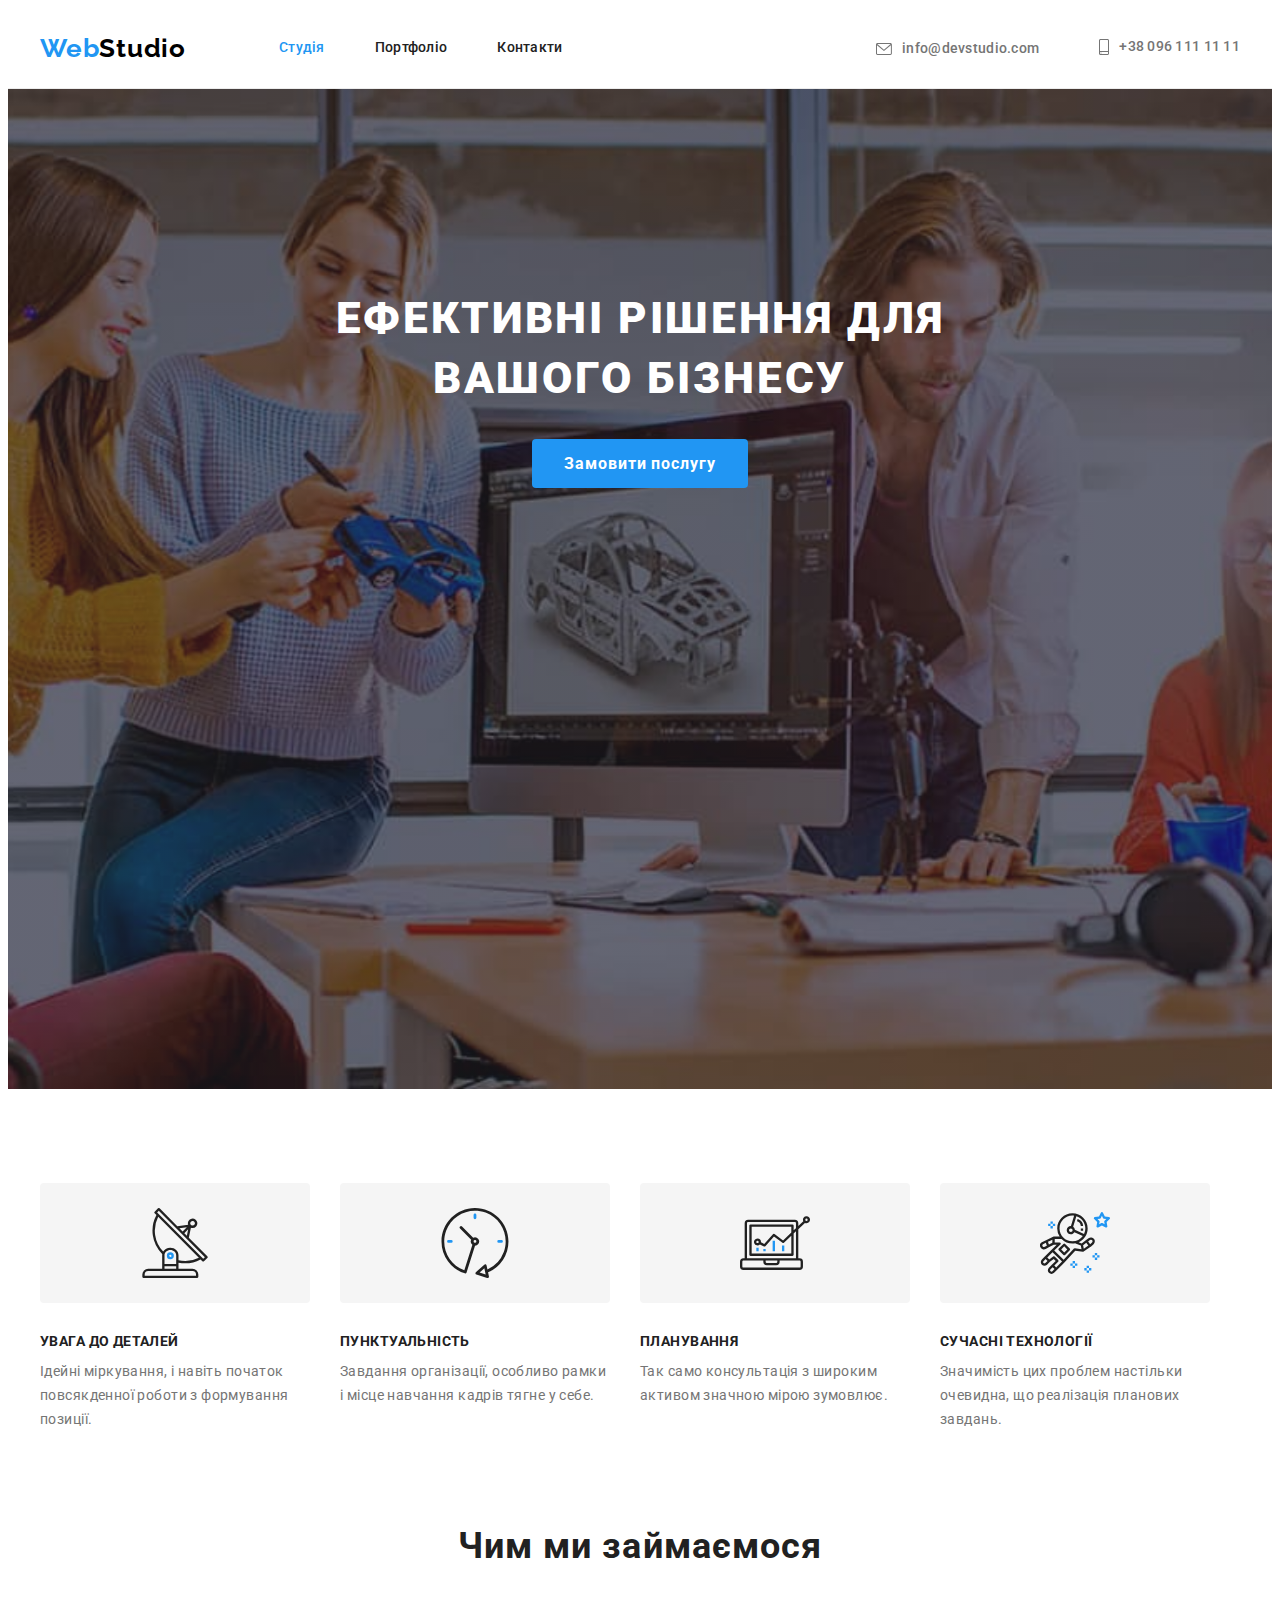
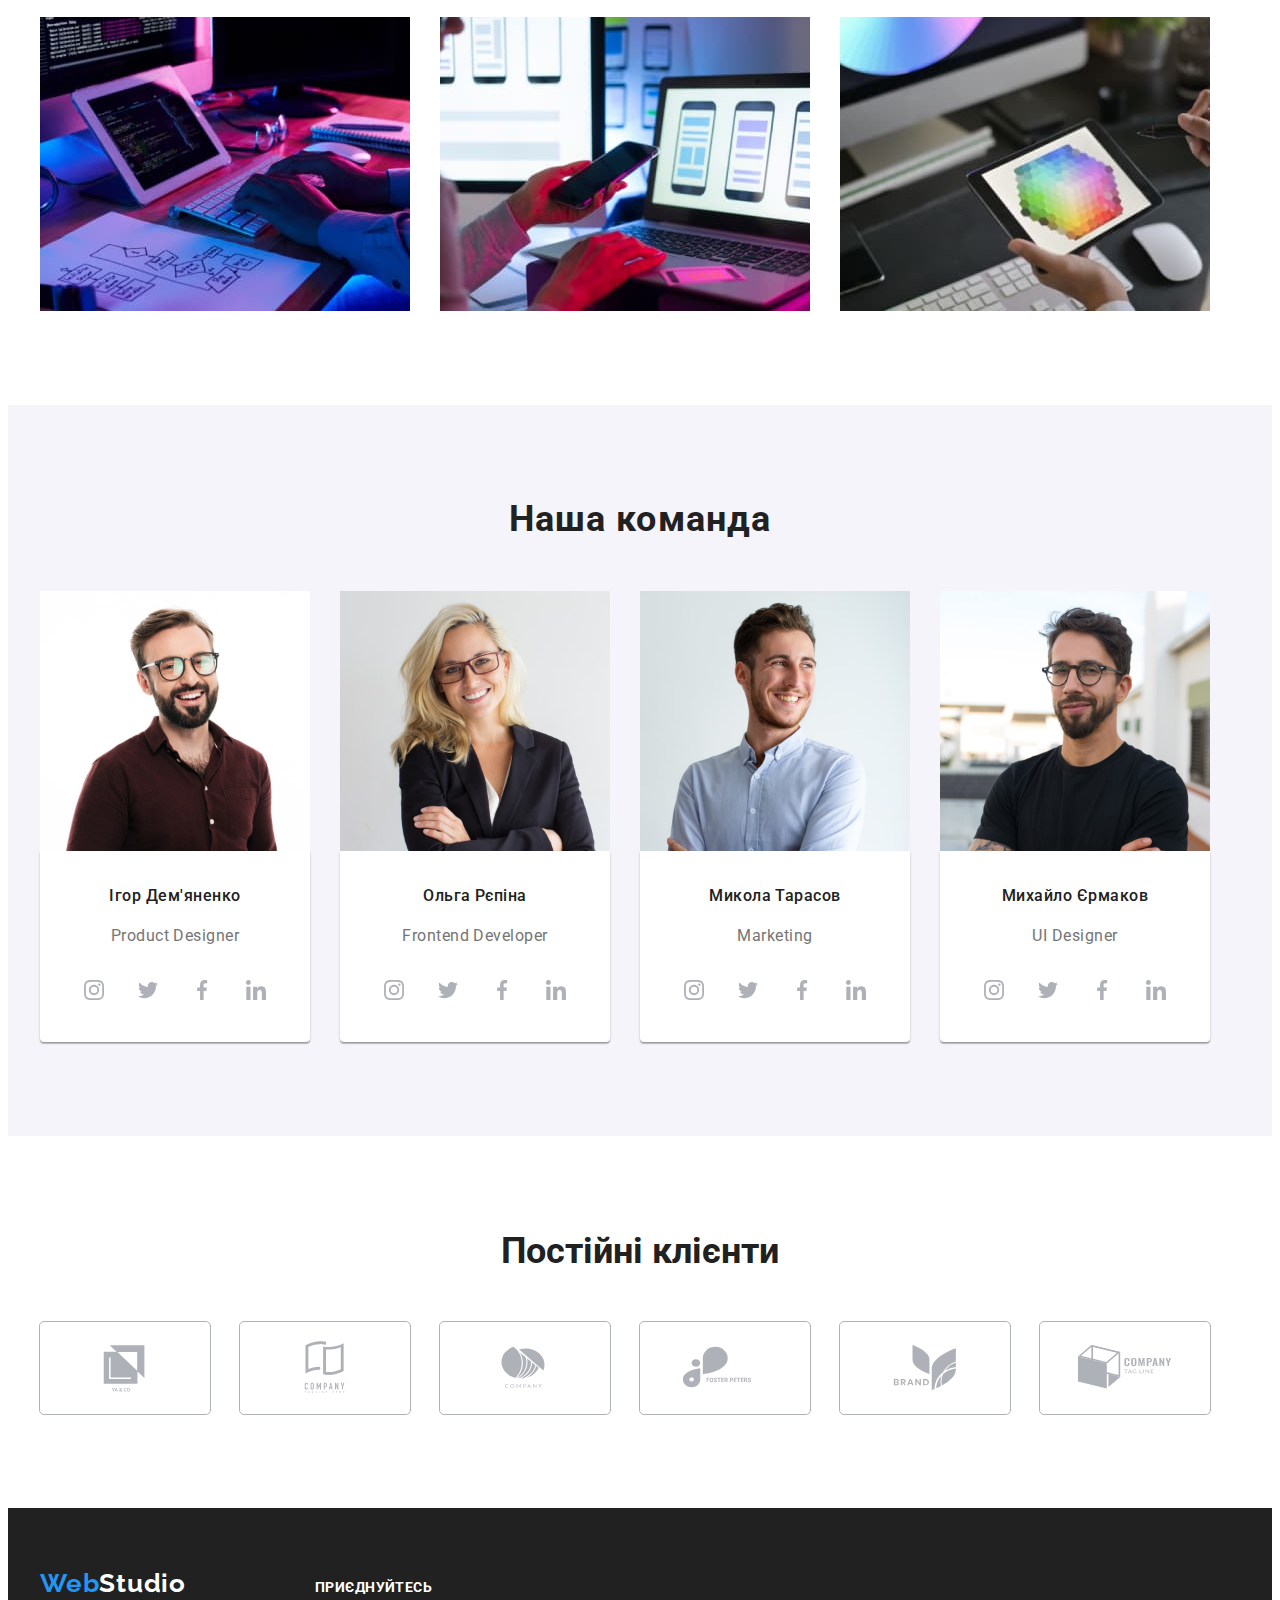
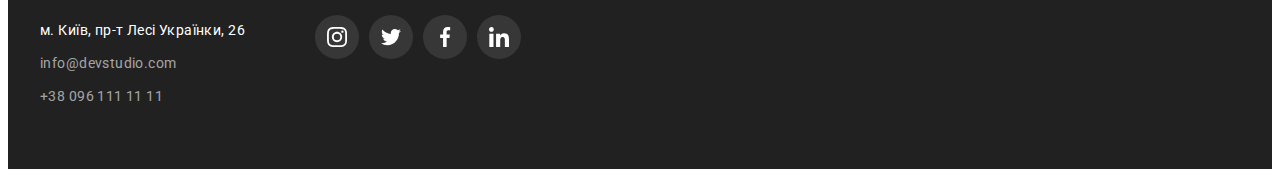
<file: index.html>
<!DOCTYPE html>
<html lang="uk">
<head>
    <meta charset="UTF-8">
    <meta http-equiv="X-UA-Compatible" content="IE=edge">
    <meta name="viewport" content="width=device-width, initial-scale=1.0">
    <title>Document</title>
    <link rel="stylesheet" href="https://cdnjs.cloudflare.com/ajax/libs/modern-normalize/1.1.0/modern-normalize.min.css"
    integrity="sha512-wpPYUAdjBVSE4KJnH1VR1HeZfpl1ub8YT/NKx4PuQ5NmX2tKuGu6U/JRp5y+Y8XG2tV+wKQpNHVUX03MfMFn9Q=="
    crossorigin="anonymous" referrerpolicy="no-referrer" />
    <link rel="preconnect" href="https://fonts.googleapis.com">
    <link rel="preconnect" href="https://fonts.gstatic.com" crossorigin>
    <link href="https://fonts.googleapis.com/css2?family=Raleway:wght@700&family=Roboto:wght@400;500;700;900&display=swap" rel="stylesheet">
    <link rel="stylesheet" href="./css/style.css">
</head>
<body >

     <!-------------Header------------->
 <header class="header">
    <div class="header-container container">
    
     <a class="logo link" href="./index.html">Web<span class="logo-header">Studio</span></a>
    <nav>    
    <ul class="site-nav">
     <li><a href="./index.html"  class="link current">Студія</a></li>
     <li><a href="./portfolio.html" class="link ">Портфоліо</a></li>
     <li><a href="" class="link">Контакти</a></li>
    </ul>
    </nav>  
   
     <ul class="auth-nav">
    <li class="auth-nav-icon  auth-header">
      <a class="auth-mail link  auth-header" href="mailto:info@devstudio.com">
         <svg class="auth-nav-icon" width="16" height="12">
        <use href="./images/icons.svg.svg#icon-mail"></use>
      </svg>
        info@devstudio.com</a>
    </li>
    <li class="auth-header">
       <a class="auth-tel link " href="tel:380961111111">
         <svg class="auth-nav-icon" width="10" height="16">
        <use href="./images/icons.svg.svg#icon-smartphone"></use>
      </svg>
        +38 096 111 11 11</a>
      </li>
   </ul>
     </div>
     </header>

 <main>
<!---------- hero------------->

 <section class="hero section ">
    <div class="container">
    <h1 class="hero-title">Ефективні рішення для вашого бізнесу</h1>
    <button type="button" class="button">Замовити послугу</button>
    </div>
 </section>
 

  
 <!--------Features------->
 <section class="features section">
    <div class=" container">
    <h2 class="visually-hidden">Особливості</h2>
    <ul  class="features-container">

      
     <li class="">
            <div class="list-item">
              <svg class="" width="70" height="70">
                <use href="./images/icons.svg.svg#icon-antenna"></use>
              </svg>
            </div>
            <h3 class="features-heading">УВАГА ДО ДЕТАЛЕЙ</h3>
            <p class="features-paragraf">Ідейні міркування, і навіть початок повсякденної роботи з формування позиції.</p>
          </li>
    
     <li class="">
          <div class="list-item">
              <svg class="" width="70" height="70">
                <use href="./images/icons.svg.svg#icon-clock"></use>
              </svg>
            </div>
            <h3 class="features-heading">ПУНКТУАЛЬНІСТЬ</h3>
             <p class="features-paragraf">Завдання організації, особливо рамки і місце навчання кадрів тягне у себе.</p>
        </li>

        <li class="">
          <div class="list-item">
              <svg class="" width="70" height="70">
                <use href="./images/icons.svg.svg#icon-diagram"></use>
              </svg>
            </div>
            <h3 class="features-heading">ПЛАНУВАННЯ</h3>
            <p class="features-paragraf">Так само консультація з широким активом значною мірою зумовлює.</p>
        </li>

        <li class=""> 
          <div class="list-item">
              <svg class="" width="70" height="70">
                <use href="./images/icons.svg.svg#icon-astronaut"></use>
              </svg>
            </div>
           <h3 class="features-heading">СУЧАСНІ ТЕХНОЛОГІЇ </h3> 
        <p class="features-paragraf">Значимість цих проблем настільки очевидна, що реалізація планових завдань.</p>
    </li>
    </ul>
</div>
</section>
   
<!----------Techology----------->
 <section class="technology section">
    <div class="container">
<h2 class="section-title">Чим ми займаємося</h2>
<ul class="technology-style">
 <li> <img src="./images/technology/about-1.jpg" alt="технології" width="370"></li>
 <li> <img src="./images/technology/about-2.jpg" alt="технології" width="370"> </li>
 <li> <img src="./images/technology/about-3.jpg" alt="технології" width="370"></li>
</ul>
</div>
</section>



<!--------------Team----------->
<section class="team section ">
    <div class="container">
   <h2 class="section-title">Наша команда</h2>
<ul class="card-set">
    <li class="card-set-item">
     <img src="./images/team/team-1.jpg" alt="член команди" width="270"> 
    <div class="team-wrapper">   
    <h3 class="team-name">Ігор Дем'яненко</h3>
    <p class="team-paragraf" lang="en">Product Designer</p>
      <ul class="socials list">
                <li class="socials-item">
                  <a
                    class="social-links link"
                    href="https://instagram.com"
                    target="_blank"
                    rel="noopener noreferrer"
                    aria-label="Instagram icon"
                  >
                  <svg class="social-icon" width="20" height="20">
                    <use href="./images/icons.svg.svg#icon-instagram"></use>
                  </svg>
                  </a>
                </li>
                <li class="socials-item">
                  <a
                    class="social-links link"
                    href="https://twitter.com"
                    aria-label="Twitter"
                    target="_blank"
                    rel="noopener noreferrer"
                  >
                  <svg class="social-icon" width="20" height="20">
                    <use href="./images/icons.svg.svg#icon-twitter-1"></use>
                  </svg>
                  </a>
                </li>
                <li class="socials-item">
                  <a
                    class="social-links link"
                    href="https://facebook.com"
                    aria-label="Facebook"
                    target="_blank"
                    rel="noopener noreferrer"
                  > 
                  <svg class="social-icon" width="20" height="20">
                    <use href="./images/icons.svg.svg#icon-facebook"></use>
                  </svg>
                  </a>
                </li>
                <li class="socials-item">
                  <a
                    class="social-links link"
                    href="https://linkedin.com"
                    aria-label="LinkedIn"
                    target="_blank"
                    rel="noopener noreferrer"
                  > 
                  <svg class="social-icon" width="20" height="20">
                    <use href="./images/icons.svg.svg#icon-linkedin"></use>
                  </svg>
                  </a>
                </li>
              </ul>
              </div>
            </li>
     <li class="card-set-item"> 
        <img src="./images/team/team-2.jpg" alt="член команди" width="270">
    <div class="team-wrapper">
         <h3  class="team-name">Ольга Рєпіна</h3>
        <p class="team-paragraf" lang="en">Frontend Developer</p>
        <ul class="socials list">
                <li class="socials-item">
                  <a
                    class="social-links link"
                    href="https://instagram.com"
                    target="_blank"
                    rel="noopener noreferrer"
                    aria-label="Instagram icon"
                  >
                  <svg class="social-icon" width="20" height="20">
                    <use href="./images/icons.svg.svg#icon-instagram"></use>
                  </svg>
                  </a>
                </li>
                <li class="socials-item">
                  <a
                    class="social-links link"
                    href="https://twitter.com"
                    aria-label="Twitter"
                    target="_blank"
                    rel="noopener noreferrer"
                  >
                  <svg class="social-icon" width="20" height="20">
                    <use href="./images/icons.svg.svg#icon-twitter-1"></use>
                  </svg>
                  </a>
                </li>
                <li class="socials-item">
                  <a
                    class="social-links link"
                    href="https://facebook.com"
                    aria-label="Facebook"
                    target="_blank"
                    rel="noopener noreferrer"
                  > 
                  <svg class="social-icon" width="20" height="20">
                    <use href="./images/icons.svg.svg#icon-facebook"></use>
                  </svg>
                  </a>
                </li>
                <li class="socials-item">
                  <a
                    class="social-links link"
                    href="https://linkedin.com"
                    aria-label="LinkedIn"
                    target="_blank"
                    rel="noopener noreferrer"
                  > 
                  <svg class="social-icon" width="20" height="20">
                    <use href="./images/icons.svg.svg#icon-linkedin"></use>
                  </svg>
                  </a>
                </li>
              </ul>
      </div>
     </li>

    <li class="card-set-item"> 
    <img src="./images/team/team-3.jpg" alt="член команди" width="270">
    <div class="team-wrapper">
    <h3  class="team-name">Микола Тарасов</h3>
    <p class="team-paragraf" lang="en">Marketing</p>
    <ul class="socials list">
                <li class="socials-item">
                  <a
                    class="social-links link"
                    href="https://instagram.com"
                    target="_blank"
                    rel="noopener noreferrer"
                    aria-label="Instagram icon"
                  >
                  <svg class="social-icon" width="20" height="20">
                    <use href="./images/icons.svg.svg#icon-instagram"></use>
                  </svg>
                  </a>
                </li>
                <li class="socials-item">
                  <a
                    class="social-links link"
                    href="https://twitter.com"
                    aria-label="Twitter"
                    target="_blank"
                    rel="noopener noreferrer"
                  >
                  <svg class="social-icon" width="20" height="20">
                    <use href="./images/icons.svg.svg#icon-twitter-1"></use>
                  </svg>
                  </a>
                </li>
                <li class="socials-item">
                  <a
                    class="social-links link"
                    href="https://facebook.com"
                    aria-label="Facebook"
                    target="_blank"
                    rel="noopener noreferrer"
                  > 
                  <svg class="social-icon" width="20" height="20">
                    <use href="./images/icons.svg.svg#icon-facebook"></use>
                  </svg>
                  </a>
                </li>
                <li class="socials-item">
                  <a
                    class="social-links link"
                    href="https://linkedin.com"
                    aria-label="LinkedIn"
                    target="_blank"
                    rel="noopener noreferrer"
                  > 
                  <svg class="social-icon" width="20" height="20">
                    <use href="./images/icons.svg.svg#icon-linkedin"></use>
                  </svg>
                  </a>
                </li>
              </ul>
    </div>
    </li>

   <li class="card-set-item">
        <img src="./images/team/team-4.jpg" alt="член команди" width="270">
       <div class="team-wrapper">
         <h3  class="team-name">Михайло Єрмаков</h3>
        <p class="team-paragraf" lang="en">UI Designer</p>
        <ul class="socials list">
                <li class="socials-item">
                  <a
                    class="social-links link"
                    href="https://instagram.com"
                    target="_blank"
                    rel="noopener noreferrer"
                    aria-label="Instagram icon"
                  >
                  <svg class="social-icon" width="20" height="20">
                    <use href="./images/icons.svg.svg#icon-instagram"></use>
                  </svg>
                  </a>
                </li>
                <li class="socials-item">
                  <a
                    class="social-links link"
                    href="https://twitter.com"
                    aria-label="Twitter"
                    target="_blank"
                    rel="noopener noreferrer"
                  >
                  <svg class="social-icon" width="20" height="20">
                    <use href="./images/icons.svg.svg#icon-twitter-1"></use>
                  </svg>
                  </a>
                </li>
                <li class="socials-item">
                  <a
                    class="social-links link"
                    href="https://facebook.com"
                    aria-label="Facebook"
                    target="_blank"
                    rel="noopener noreferrer"
                  > 
                  <svg class="social-icon" width="20" height="20">
                    <use href="./images/icons.svg.svg#icon-facebook"></use>
                  </svg>
                  </a>
                </li>
                <li class="socials-item">
                  <a
                    class="social-links link"
                    href="https://linkedin.com"
                    aria-label="LinkedIn"
                    target="_blank"
                    rel="noopener noreferrer"
                  > 
                  <svg class="social-icon" width="20" height="20">
                    <use href="./images/icons.svg.svg#icon-linkedin"></use>
                  </svg>
                  </a>
                </li>
              </ul>
       </div>
    </li>
  </ul>
</div>
</section>

 <!---------------Logo--------------->
  <section class="section">
    <div class="container" >
      <h2 class="logo-title">Постійні клієнти</h2>
      <ul class="logo-icon" >

      <li class="icons-logo">
        <a class="icons-link" href="">
        <svg class="" width="106" height="60">
          <use href="./images/icons.svg.svg#icon-Logo-1"></use>
        </svg>
      </a>
      </li>
      <li class="icons-logo"><a class="icons-link" href="">
         <svg class="" width="106" height="60">
          <use href="./images/icons.svg.svg#icon-Logo-2"></use>
        </svg>
      </a>
      </li>
      <li class="icons-logo"> <a class="icons-link" href="">
         <svg class="" width="106" height="60">
          <use href="./images/icons.svg.svg#icon-Logo-3"></use>
        </svg>
      </a>
      </li>
      <li class="icons-logo"><a class="icons-link" href="">
         <svg class="" width="106" height="60">
          <use href="./images/icons.svg.svg#icon-Logo-4"></use>
        </svg>
      </a>
      </li>
      <li class="icons-logo"> <a class="icons-link" href="">
         <svg class="" width="106" height="60">
          <use href="./images/icons.svg.svg#icon-Logo-5"></use>
        </svg>
      </a>
      </li>
      <li class="icons-logo"> <a class="icons-link" href="">
         <svg class="" width="106" height="60">
          <use href="./images/icons.svg.svg#icon-Logo-6"></use>
        </svg>
      </a>
      </li>
    </ul>
    </div>
  </section>

</main>



<!-------------Footer---------------->

    <footer class="footer">
     <div class="container social-container">
    <div class="footer-section">
      <div class="footer-logo">
    <a class="logo logo-footer link" href="./index.html">Web<span class="logo-studio link">Studio</span></a>
    </div>
     <address class="address">
    <ul>
            <li class="footer-address"><a class="address-name link" href="">м. Київ, пр-т Лесі Українки, 26</a> </li>
            <li class="footer-address"><a class="address-mail link" href="mailto:info@devstudio.com">info@devstudio.com</a> </li>
            <li class="footer-address"> <a class="address-tel link" href="tel:380961111111">+38 096 111 11 11</a></li>
    </ul>
    </address>
    </div>
 
<div class="footer-social">
<h2 class="socials-title">Приєднуйтесь</h2>
<ul class="socials list socials-list ">
      <li class="socials-item">
                  <a
                    class="social-link link"
                    href="https://instagram.com"
                    target="_blank"
                    rel="noopener noreferrer"
                    aria-label="Instagram icon"
                  >
                  <svg class="social-icon" width="20" height="20">
                    <use href="./images/icons.svg.svg#icon-instagram"></use>
                  </svg>
                  </a>
                </li>
                <li class="socials-item">
                  <a
                    class="social-link link"
                    href="https://twitter.com"
                    aria-label="Twitter"
                    target="_blank"
                    rel="noopener noreferrer"
                  >
                  <svg class="social-icon" width="20" height="20">
                    <use href="./images/icons.svg.svg#icon-twitter-1"></use>
                  </svg>
                  </a>
                </li>
                <li class="socials-item">
                  <a
                    class="social-link link"
                    href="https://facebook.com"
                    aria-label="Facebook"
                    target="_blank"
                    rel="noopener noreferrer"
                  > 
                  <svg class="social-icon" width="20" height="20">
                    <use href="./images/icons.svg.svg#icon-facebook"></use>
                  </svg>
                  </a>
                </li>
                <li class="socials-item">
                  <a
                    class="social-link link"
                    href="https://linkedin.com"
                    aria-label="LinkedIn"
                    target="_blank"
                    rel="noopener noreferrer"
                  > 
                  <svg class="social-icon" width="20" height="20">
                    <use href="./images/icons.svg.svg#icon-linkedin"></use>
                  </svg>
                  </a>
                </li>
              </ul>
</div>
</div>
</footer>
</body>
</html>
</file>
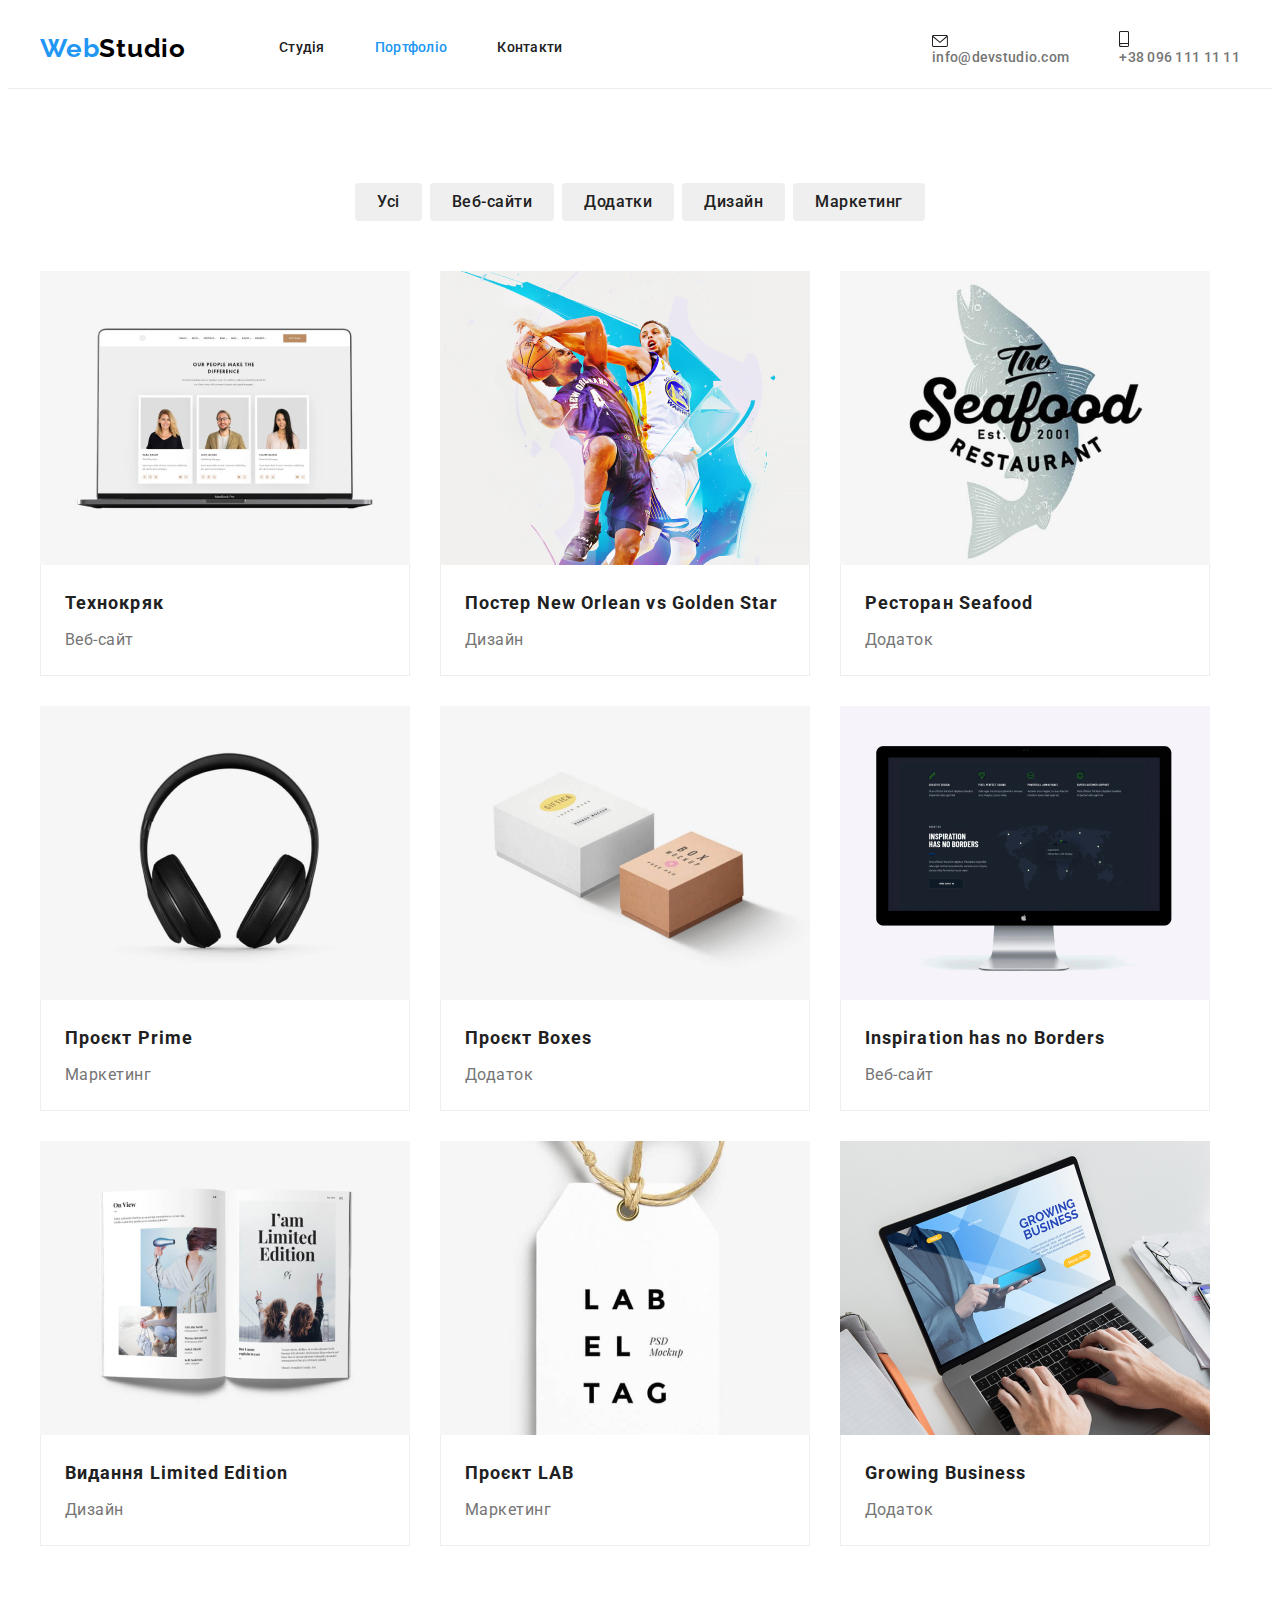
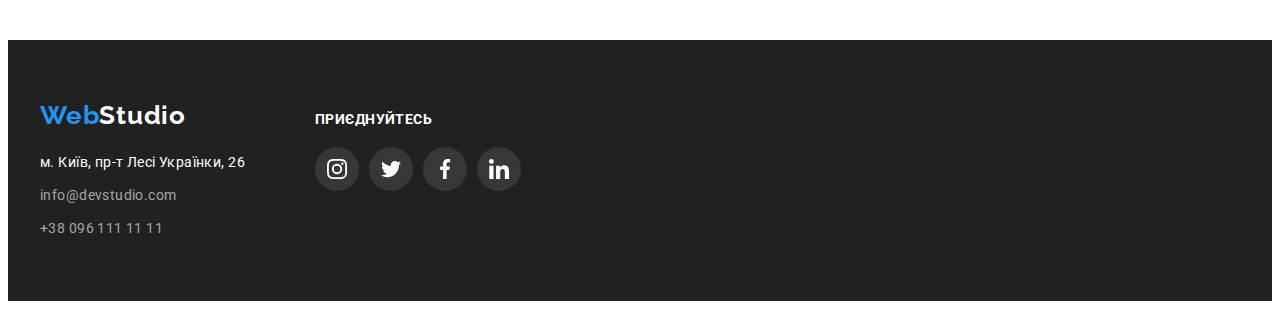
<file: portfolio.html>
<!DOCTYPE html>
<html lang="uk">
<head>
    <meta charset="UTF-8">
    <meta http-equiv="X-UA-Compatible" content="IE=edge">
    <meta name="viewport" content="width=device-width, initial-scale=1.0">
    <title>Document</title>
    <!------------Normalize------------->
    <link rel="stylesheet" href="https://cdnjs.cloudflare.com/ajax/libs/modern-normalize/1.1.0/modern-normalize.min.css"
    integrity="sha512-wpPYUAdjBVSE4KJnH1VR1HeZfpl1ub8YT/NKx4PuQ5NmX2tKuGu6U/JRp5y+Y8XG2tV+wKQpNHVUX03MfMFn9Q=="
    crossorigin="anonymous" referrerpolicy="no-referrer" />
    <link rel="preconnect" href="https://fonts.googleapis.com">
    <link rel="preconnect" href="https://fonts.gstatic.com" crossorigin>
    <link href="https://fonts.googleapis.com/css2?family=Raleway:wght@700&family=Roboto:wght@400;500;700;900&display=swap" rel="stylesheet">
    <link rel="stylesheet" href="./css/style.css">

</head>
<body>
    <!-------------Header------------->
 <header class="header">
    <div class="header-container container">
    
     <a class="logo link" href="./index.html">Web<span class="logo-header">Studio</span></a>
    <nav>    
    <ul class="site-nav">
     <li><a href="./index.html"  class="link ">Студія</a></li>
     <li><a href="./portfolio.html" class="link current">Портфоліо</a></li>
     <li><a href="" class="link">Контакти</a></li>
    </ul>
    </nav>  
   
     <ul class="auth-nav">
    <li>
      <svg class="auth-nav-icon" width="16" height="12">
        <use href="./images/icons.svg.svg#icon-mail"></use>
      </svg>
      <a class="auth-mail link" href="mailto:info@devstudio.com">info@devstudio.com</a>
    </li>
    <li>
      <svg class="auth-nav-icon" width="10" height="16">
        <use href="./images/icons.svg.svg#icon-smartphone"></use>
      </svg>
       <a class="auth-tel link" href="tel:380961111111">+38 096 111 11 11</a>
      </li>
   </ul>
     </div>
     </header>
<main>
    <!------------Galery--------------->
   <section class="section">
    <div class="container" >
     <h1  class="visually-hidden"> Galery </h1>
<ul class="portfolio-container btn-portfolio">
    <li><button type="button" class="button-portfolio">Усі</button></li>
    <li><button type="button" class="button-portfolio">Веб-сайти</button></li>
    <li><button type="button" class="button-portfolio">Додатки</button></li>
    <li><button type="button" class="button-portfolio">Дизайн</button></li>
    <li><button type="button" class="button-portfolio">Маркетинг</button></li>
 </ul> 

 <ul class="card-set">
      <li class="card-set-item" >
        <img src="./images/galery/galery-1.jpg" alt="galery" width="370">
     <div  class="galery-wrapper">
    <h3  class="galery-title">Технокряк</h3>
     <p  class="galery-paragraf">Веб-сайт</p></div>
    </li>
  

      <li class="card-set-item">
    <img src="./images/galery/galery-2.jpg" alt="galery" width="370">
    <div class="galery-wrapper">
        <h3 class="galery-title">Постер New Orlean vs Golden Star</h3>
    <p class="galery-paragraf">Дизайн</p>
    </div>
    </li>
    


  
     <li class="card-set-item">
        <img src="./images/galery/galery-3.jpg" alt="galery" width="370">
    <div class="galery-wrapper">
        <h3 class="galery-title">Ресторан Seafood</h3>
    <p class="galery-paragraf">Додаток</p>
    </div>
    </li>



      <li class="card-set-item">
        <img src="./images/galery/galery-4.jpg" alt="galery" width="370">
    <div class="galery-wrapper">
        <h3 class="galery-title">Проєкт Prime</h3>
    <p class="galery-paragraf">Маркетинг</p>
    </div>
    </li>
    
    
 
      <li class="card-set-item">
        <img src="./images/galery/galery-5.jpg" alt="galery" width="370">
  <div class="galery-wrapper">
      <h3 class="galery-title">Проєкт Boxes</h3>
    <p class="galery-paragraf">Додаток</p>
  </div>
    </li>
    

  
     <li class="card-set-item">
        <img src="./images/galery/galery-6.jpg" alt="galery" width="370">
        <div class="galery-wrapper">
    <h3 class="galery-title"> Inspiration has no Borders</h3>
    <p class="galery-paragraf">Веб-сайт</p>
        </div>
    </li>
  
   
      <li class="card-set-item">
        <img src="./images/galery/galery-7.jpg" alt="galery" width="370">
    <div class="galery-wrapper">
    <h3 class="galery-title">Видання Limited Edition</h3>
    <p class="galery-paragraf">Дизайн</p>
    </div>
    </li>
   

   
     <li class="card-set-item">
        <img src="./images/galery/galery-8.jpg" alt="galery" width="370">
    <div class="galery-wrapper">
    <h3 class="galery-title">Проєкт LAB</h3>
    <p class="galery-paragraf">Маркетинг</p>
    </div>
    </li>

    <li class="card-set-item">
        <img src="./images/galery/galery-9.jpg" alt="galery" width="370">
   <div class="galery-wrapper">
    <h3 class="galery-title">Growing Business</h3>
    <p class="galery-paragraf">Додаток</p>
  </div>
    </li>
</ul>
</div>

</section>
</main>    
  
<!-------------Footer-------------->
<footer class="footer">
     <div class="container social-container">
    <div class="footer-section">
      <div class="footer-logo">
    <a class="logo logo-footer link" href="./index.html">Web<span class="logo-studio link">Studio</span></a>
    </div>
     <address class="address">
    <ul>
            <li class="footer-address"><a class="address-name link" href="">м. Київ, пр-т Лесі Українки, 26</a> </li>
            <li class="footer-address"><a class="address-mail link" href="mailto:info@devstudio.com">info@devstudio.com</a> </li>
            <li class="footer-address"> <a class="address-tel link" href="tel:380961111111">+38 096 111 11 11</a></li>
    </ul>
    </address>
    </div>
 

  <section class="footer-social">
  <h2 class="socials-title">Приєднуйтесь</h2>
<ul class="socials list">
                <li class="socials-item">
                  <a
                    class="social-link link"
                    href="https://instagram.com"
                    target="_blank"
                    rel="noopener noreferrer"
                    aria-label="Instagram icon"
                  >
                  <svg class="social-icon" width="20" height="20">
                    <use href="./images/icons.svg.svg#icon-instagram"></use>
                  </svg>
                  </a>
                </li>
                <li class="socials-item">
                  <a
                    class="social-link link"
                    href="https://twitter.com"
                    aria-label="Twitter"
                    target="_blank"
                    rel="noopener noreferrer"
                  >
                  <svg class="social-icon" width="20" height="20">
                    <use href="./images/icons.svg.svg#icon-twitter-1"></use>
                  </svg>
                  </a>
                </li>
                <li class="socials-item">
                  <a
                    class="social-link link"
                    href="https://facebook.com"
                    aria-label="Facebook"
                    target="_blank"
                    rel="noopener noreferrer"
                  > 
                  <svg class="social-icon" width="20" height="20">
                    <use href="./images/icons.svg.svg#icon-facebook"></use>
                  </svg>
                  </a>
                </li>
                <li class="socials-item">
                  <a
                    class="social-link link"
                    href="https://linkedin.com"
                    aria-label="LinkedIn"
                    target="_blank"
                    rel="noopener noreferrer"
                  > 
                  <svg class="social-icon" width="20" height="20">
                    <use href="./images/icons.svg.svg#icon-linkedin"></use>
                  </svg>
                  </a>
                </li>
              </ul>
</section>
</div>
</footer>
</body>
</html>
</file>
<file: css/style.css>
:root {
    /******Text-color*********/
--title-text-color: #212121;
--white-color: #FFFFFF;
--paragraf-color: #757575;
--primary-accent-color:#2196F3;
--second-background-color: #2F303A;
--other-backround-color:#F5F4FA;
--primary-background-color: #F5F5F5;
--text-color: #000000;




/**********Others**********/
--indent:30px;
--items:4;
--socials-svg-color:#AFB1B8;
--socials-svg-bg-color: rgba(255, 255, 255, 0.1);
}



body {
    font-family: 'Roboto', sans-serif;
    background-color: #FFFFFF;
    color:var(--title-text-color);
    font-size:14px;
}

.card-set {
    display: flex;
    flex-wrap: wrap;
    gap: var(--indent);
}
.card-set-item{
    flex-basis: calc((100%-var(--indent)*(var(items)-1))/var(--items));
}

/*------------Resets------------*/
h1,h2,h3,h4,h5,h6,p {
    margin:0;
}


ul {
    list-style: none;
    margin:0;
    padding:0;
}
img{
    display: block;
}

.section{
    padding-top: 94px;
    padding-bottom: 94px;
 }

.container {
    width: 1200px;
    padding-left:15px;
    padding-right:15px;
    margin-left: auto;
    margin-right:auto;
}


/* ---------Header-----------*/
.logo {
    margin-right: 93px;
    font-family: Raleway;
    color: var(--primary-accent-color);
    font-weight: 700;
    font-size: 26px;
    line-height: 1.19;
    letter-spacing: 0.03em;
}
.logo-header {
    color: var(--text-color);
}
.logo-link {
    margin-right: 93px;
}

.header{
    border-bottom: 1px solid #ECECEC;
}

.header-container{
    display: flex;
    align-items: center;
    justify-content: center;
   
}
.auth-nav-icon{
    margin-right: 10px;
}

.auth-nav-icon:hover,
.auth-nav-icon:focus{
    fill:var(--primary-accent-color)
}




.auth-nav {
    display: flex;
    margin-left: auto;
    gap: 50px;
  align-items: baseline;
}
.site-nav {
    display:flex;
    align-items: center;
    gap:50px;
}


.site-nav .link {
    display:block;
    padding-top: 32px;
    padding-bottom:32px ;
    color: var(--title-text-color);
    font-weight: 500;
    line-height: 1.14;
    letter-spacing: 0.02em;
   
}
.site-nav .link:hover ,
.site-nav .link:focus{
    color: var(--primary-accent-color);
}
.site-nav .current {
    color: var(--primary-accent-color)
}


.link {
    text-decoration: none ;
}

 .auth-mail {
    color: var(--paragraf-color);
    font-weight: 500;
    line-height: 1.14;
    letter-spacing: 0.02em;
   display: flex;
   align-items: baseline;
   align-items: center;
   display: flex;
   align-items: center;
   
   
}

 .auth-tel {
    color: var(--paragraf-color);
    font-family: 'Roboto';
    font-weight: 500;
    font-size: 14px;
    line-height: 1.14;
    letter-spacing: 0.02em;
    display: flex;
    align-items: center;
}
.auth-nav .auth-mail:hover,
.auth-nav .auth-mail:focus {
    color: #2196F3;
}
.auth-nav .auth-tel:hover,
.auth-nav .auth-tel:focus{
    color: #2196F3;
}
.auth-nav-icon{
    fill: currentColor;
}

/*----------Hero--------------*/
.hero {
    background-color: var(--second-background-color);
    padding: 200px 0;
    height:600px;
    max-width: 1600px;
    margin-left: auto;
    margin-right:auto;
    background-image: linear-gradient(rgba(47, 48, 58, 0.4),
    rgba(47,48,58,0.4)),
    url('../images/backgroung-image.jpg');
    background-size: cover;
    background-repeat: no-repeat;
    background-position: center;
}
.hero-title {
    margin-bottom: 30px;
    font-weight: 900;
    font-size: 44px;
    line-height: 1.36;
    text-align: center;
    letter-spacing: 0.06em;
    text-transform: uppercase;
    width: 696px;
    margin-right: auto;
    margin-left: auto;
    color: var(--white-color)
}
.button {
    display: block;
    margin:auto;
    padding: 10px 32px;
    min-width: 152px ;
    font-family: 'Roboto';
    font-weight: 700;
    font-size: 16px;
    line-height: 1.86;
    display: flex;
    align-items: center;
    text-align: center;
    letter-spacing: 0.06em;
    color: var(--white-color);
    background-color: var(--primary-accent-color);
    border: none;
    border-radius: 4px;
}

.features-container {
   display: flex;
   align-items: center;
   gap: var(--indent);
   align-items:flex-start;
}
.features {
    padding-bottom:0;
}

.features-title {
    line-height: 1.14;
    letter-spacing: 0.03em;
    color:var(--title-text-color) ;
}
.features-heading {
    font-size: 14px;
    line-height: 1.2;
    letter-spacing: 0.03em;
    text-transform: uppercase;
    margin-bottom: 10px;
    
}
.features-paragraf {
    line-height: 1.71;
    letter-spacing: 0.03em;
    color:var(--paragraf-color);
    width: 270px;
}

.list-item {
    display: flex;
    align-items: center;
    justify-content: center;
    height: 120px;
    border-radius: 4px;
    background-position: center;
    background-color: var(--primary-background-color);
    margin-bottom:30px;
    align-items: center;
}




.section-title {
    margin-bottom: 50px;
   font-size: 36px;
    line-height: 1.16;
    text-align: center;
    letter-spacing: 0.03em;
    color: var(--title-text-color);
}

.technology-style {
    display: flex;
    align-items: center;
    gap: var(--indent);
}

.team {
    background-color: var(--other-backround-color);
}

.team .team-name {
    margin-bottom: 10px;
    font-weight: 500;
    font-size: 16px;
    line-height: 1.9;
    letter-spacing: 0.03em;
    text-align: center;
 }
 .team .team-paragraf {
     font-size: 16px;
     margin-bottom:16px;
    line-height: 1.9;
    letter-spacing: 0.03em;
    text-align: center;
    color: var(--paragraf-color)
 }
 
.team-wrapper {
    padding: 30px 0;
    background-color: #FFFFFF;
    border-radius: 0px 0px 4px 4px;
    box-shadow: 0px 1px 3px rgba(0, 0, 0, 0.12),
     0px 1px 1px rgba(0, 0, 0, 0.14),
     0px 2px 1px rgba(0, 0, 0, 0.2);
}

.socials{
  display: flex;
  justify-content: center;
  align-items: center;
  gap: 10px;
}
.social-links{
  display: flex;
  justify-content: center;
  align-items: center;
  width: 44px;
  height: 44px;
  border-radius: 50%;
  fill: var(--socials-svg-color);
  background-color: #fff;
}
.social-links:focus,
.social-links:hover
{
    background-color: var(--primary-accent-color);
    fill: var(--white-color);
}
/***************Logo****************/
.logo-title{
    text-align: center;
    margin-bottom:50px;
    font-weight: 700;
    font-size: 36px;
}
.logo-icon{
    display: flex;
    gap:30px;
    
}

.icons-link{
    display:flex;
    width: 170px;
     border-radius: 4px;
    height: 92px;
    align-items: center;
    justify-content:center;
    fill: var(--socials-svg-color);
    outline: 1px solid var(--socials-svg-color);
}
.icons-link:hover,
.icons-link:focus{
    border: 1px solid #2196F3;
    fill: var(--primary-accent-color);
}



 /*-------------Footer-------------*/
 .footer {
   background-color: var(--title-text-color);
   padding-top: 60px;
   padding-bottom:60px;
}

.logo-footer {
    margin-right: 0;
}

 .logo .logo-studio {
    color: var(--white-color);
 }

.footer-logo {
    margin-bottom: 20px;
}

.footer-address:not(:last-child){
    margin-bottom: 9px;
}

.socials-title{
    color: var(--white-color);
     font-weight: 700;
    font-size: 14px;
    line-height: 16px;
    letter-spacing: 0.03em;
    text-transform: uppercase;
    margin-bottom: 20px;
}
.social-container{
    display: flex;
    align-items: baseline;
    gap:70px;
}  

.social-link{
   display:flex;
  justify-content: center;
  align-items: center;
  border-radius: 50%;
  width:44px ;
  height:44px;
  background-color: var(--socials-svg-bg-color);
  fill: var(--white-color);
}

.social-link:hover,
.social-link:focus{
    background-color: var(--primary-accent-color);
}



 .address .address-name {
    line-height: 1.71;
    letter-spacing: 0.03em;
    font-style:normal;
    color: var(--white-color);
    margin-bottom: 9px;
 }
 .address .address-mail {
    font-style: normal;
    line-height: 1.71;
    letter-spacing: 0.03em;
    color: rgba(255, 255, 255, 0.6);
 }
 .address .address-tel {
     font-style: normal;
    line-height: 1.71;
    letter-spacing: 0.03em;
    color: rgba(255, 255, 255, 0.6);
    }
.address .address-mail:hover,
.address .address-mail:focus{
    color: var(--primary-accent-color);
}
.address .address-tel:hover,
.address .address-tel:focus{
    color: var(--primary-accent-color);
}

.footer-section{
    display: block;
}


.button-portfolio {
    font-family: 'Roboto';
    font-style: normal;
    font-weight: 500;
    font-size: 16px;
    line-height: 1.63;
    text-align: center;
    letter-spacing: 0.03em;
    cursor: pointer;
     color: var(--title-text-color);
     border: none;
}
.button-portfolio:hover ,
.button-portfolio:focus  {
    color: var(--white-color);
    background-color: var(--primary-accent-color); 
    box-shadow: 0px 3px 1px rgba(0, 0, 0, 0.1),
     0px 1px 2px rgba(0, 0, 0, 0.08), 
     0px 2px 2px rgba(0, 0, 0, 0.12);
}
 .galery-title {
    margin-bottom: 4px;
     font-size: 18px;
    line-height: 2;
    letter-spacing: 0.06em;
    color: var(--title-text-color);
}
.galery-paragraf {
   font-size: 16px;
    line-height: 1.88;
    letter-spacing: 0.03em;
    color: var(--paragraf-color);
}
.visually-hidden {
    position:absolute;
    white-space:nowrap;
    width: 1px;
    height: 1px;
    overflow: hidden;
    border:0;
    padding: 0;
    clip:rect(0 0 0 0);
    clip-path:insest(50%);
    margin: -1px;
}

.portfolio-container {
    display: flex;
    justify-content:center;
    gap:8px;
    margin-bottom: 50px;
}
.button-portfolio {
    padding: 6px 22px;
    border-radius: 4px;
}
.galery-wrapper {
    padding: 20px 24px;
    border: 1px solid #EEEEEE;
    border-top: none;
}
.card-set-item:hover,
.card-set-item:focus{
    box-shadow: 0px 1px 1px rgba(0, 0, 0, 0.12),
     0px 4px 4px rgba(0, 0, 0, 0.06), 
     1px 4px 6px rgba(0, 0, 0, 0.16);
}
</file>
